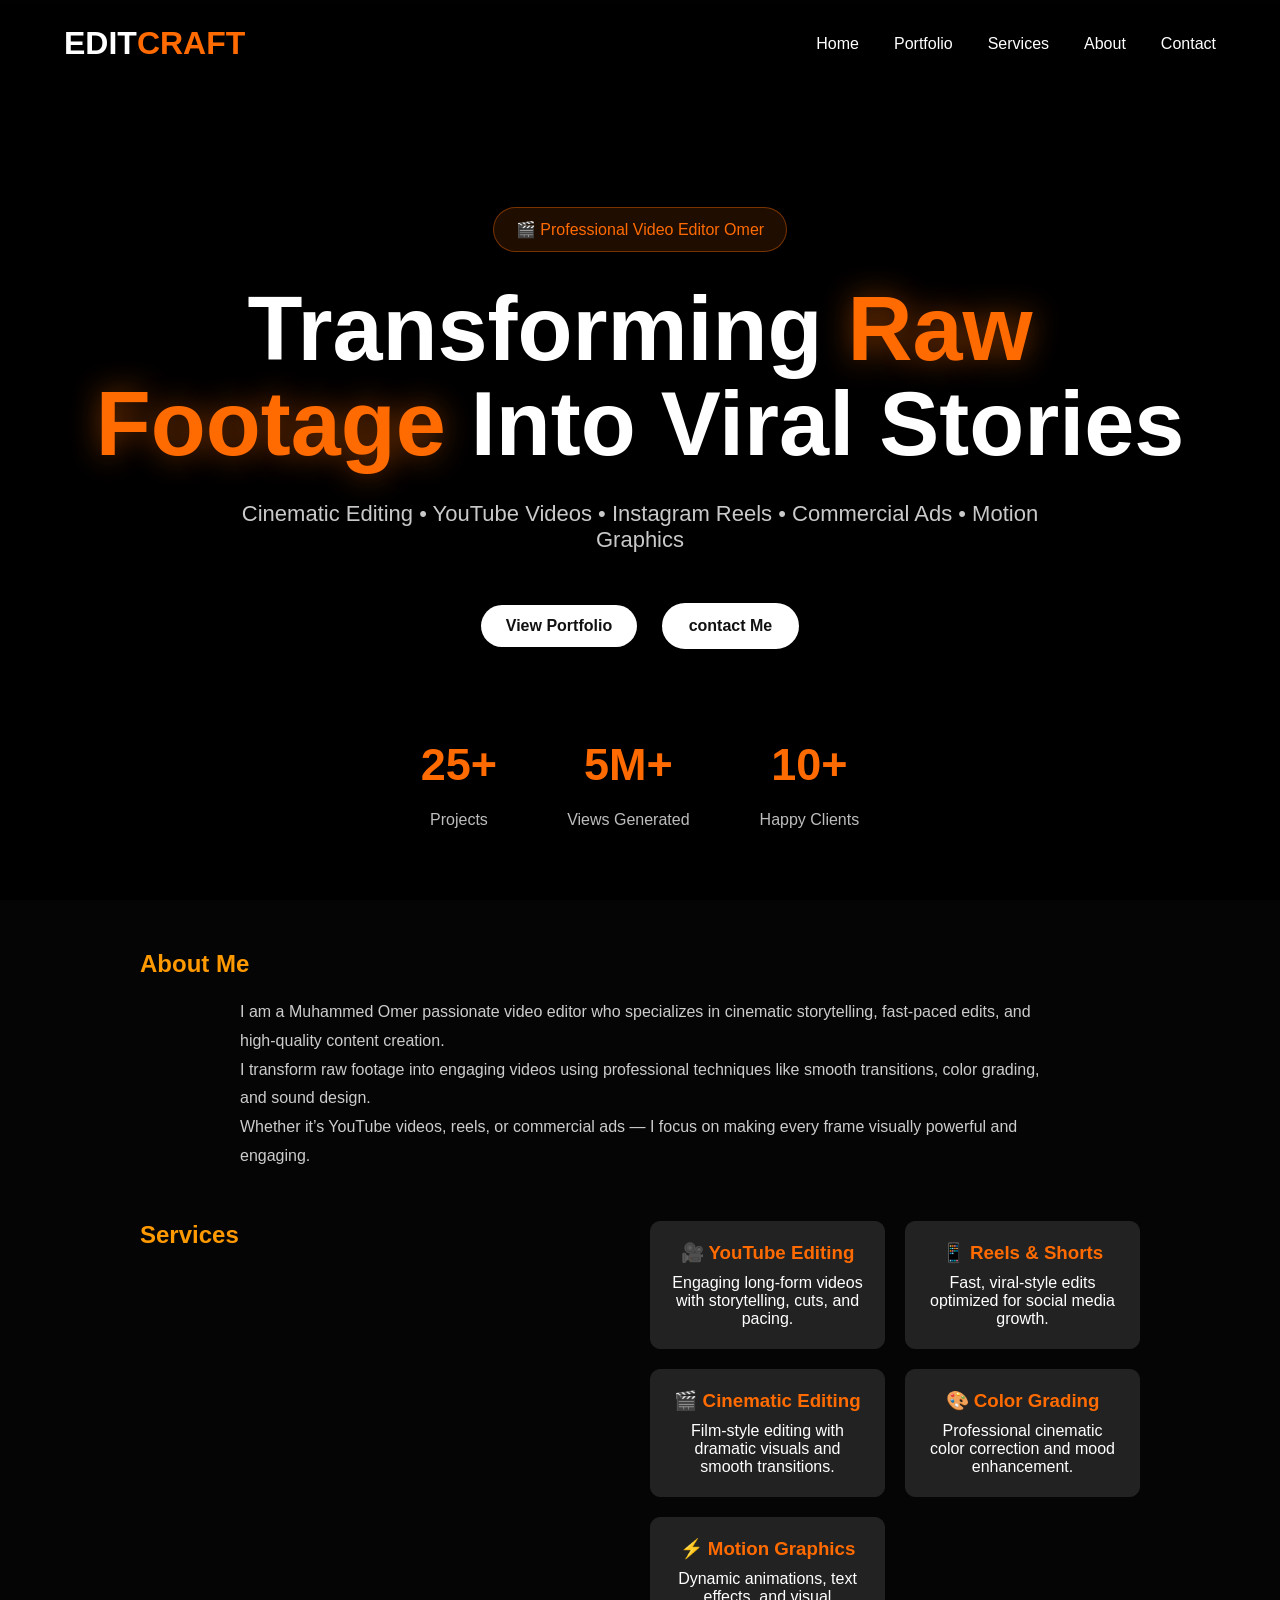
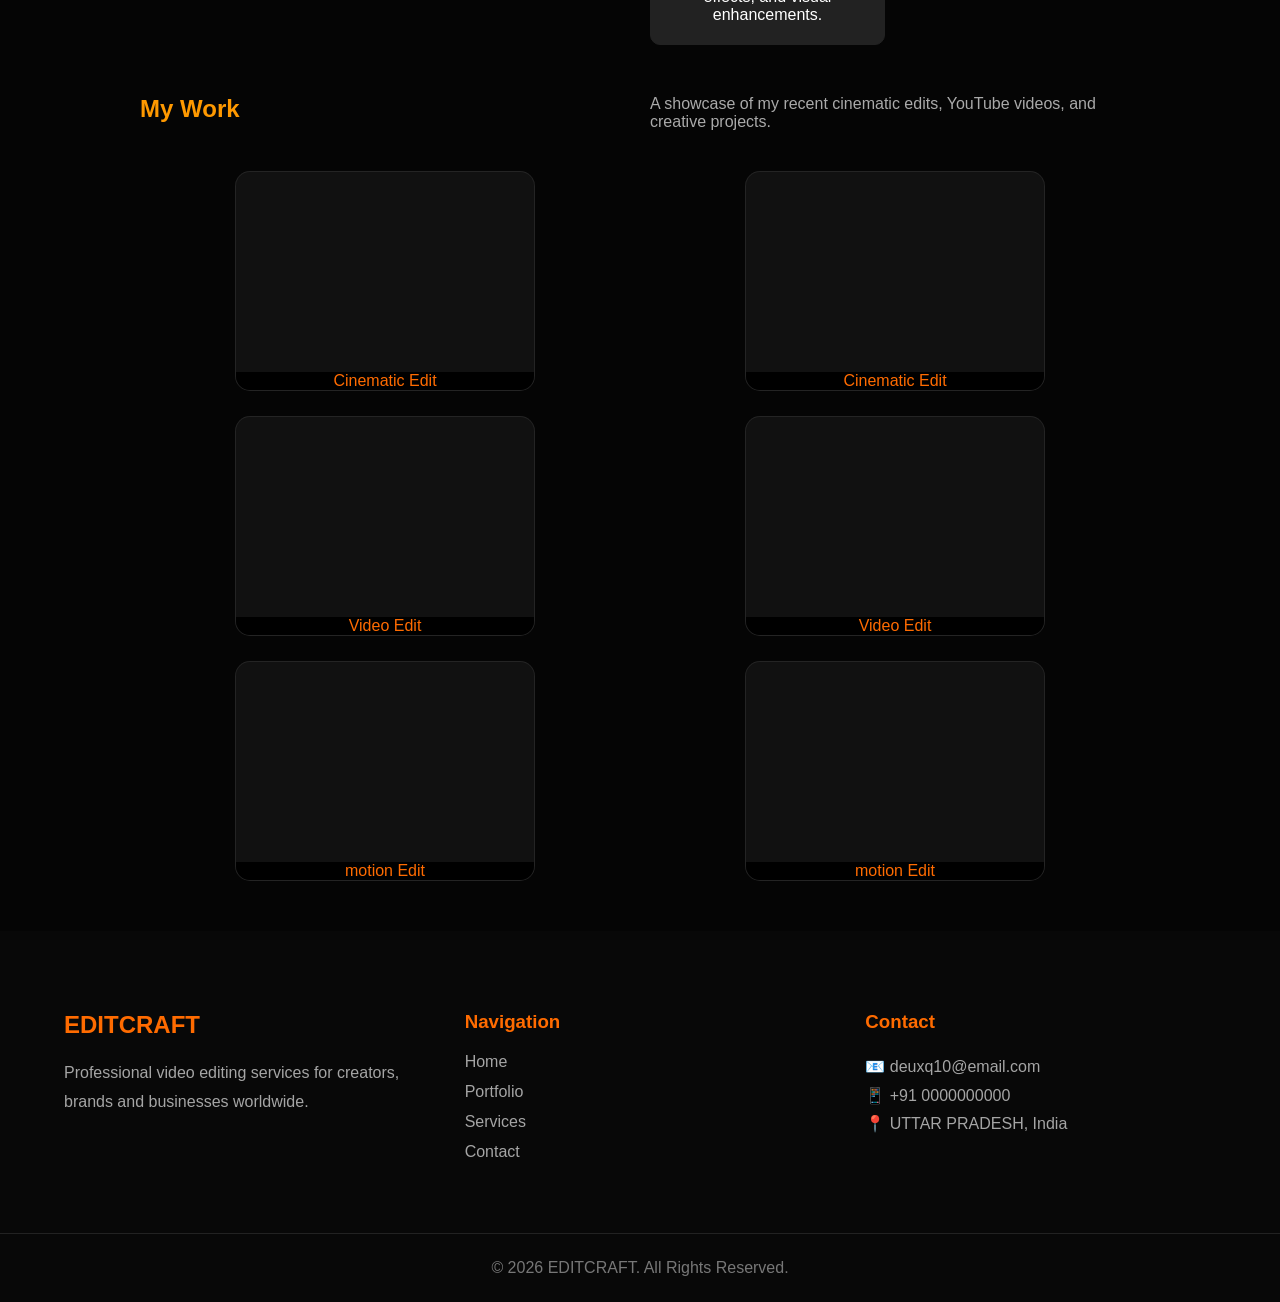
<file: index.html>
<!DOCTYPE html>
<html lang="en">
<head>
    <meta charset="UTF-8">
    <meta name="viewport" content="width=device-width, initial-scale=1.0">
    <title>Video Editor Portfolio</title>
    <link rel="stylesheet" href="index.css">
</head>
<body>
    <header class="hero">

        <nav class="navbar">
          <div class="logo">EDIT<span>CRAFT</span></div>
      
          <ul class="nav-links">
            <li><a href="#">Home</a></li>
            <li><a href="#">Portfolio</a></li>
            <li><a href="#">Services</a></li>
            <li><a href="#">About</a></li>
            <li><a href="#">Contact</a></li>
          </ul>
        </nav>
      
        <div class="hero-content">
      
          <span class="badge">🎬 Professional Video Editor Omer</span>
          <video autoplay muted loop playsinline class="bg-video">
            <source src="bg-video.mp4" type="video/mp4">
        </video>
      
          <h1>
            Transforming
            <span>Raw Footage</span>
            Into Viral Stories
          </h1>
        
      
          <p>
            Cinematic Editing • YouTube Videos • Instagram Reels •
            Commercial Ads • Motion Graphics
          </p>
      
          <div class="hero-buttons">
            <a href="#" class="btn btn-primary">View Portfolio</a>
            <a href="#" class="btn btn-outline">contact Me</a>
          </div>
      
          <div class="stats">
            <div>
              <h2>25+</h2>
              <span>Projects</span>
            </div>
      
            <div>
              <h2>5M+</h2>
              <span>Views Generated</span>
            </div>
      
            <div>
              <h2>10+</h2>
              <span>Happy Clients</span>
            </div>
          </div>
      
        </div>
      
      </header>

      <section class="about">

        <h2>About Me</h2>
    
        <div class="about-box">
    
            <p>
                I am a Muhammed Omer passionate video editor who specializes in cinematic storytelling,
                fast-paced edits, and high-quality content creation.
            </p>
    
            <p>
                I transform raw footage into engaging videos using professional techniques
                like smooth transitions, color grading, and sound design.
            </p>
    
            <p>
                Whether it’s YouTube videos, reels, or commercial ads — I focus on making
                every frame visually powerful and engaging.
            </p>
    
        </div>
    
    </section>
    <section class="services">

      <h2>Services</h2>
  
      <div class="service-grid">
  
          <div class="card">
              <h3>🎥 YouTube Editing</h3>
              <p>Engaging long-form videos with storytelling, cuts, and pacing.</p>
          </div>
  
          <div class="card">
              <h3>📱 Reels & Shorts</h3>
              <p>Fast, viral-style edits optimized for social media growth.</p>
          </div>
  
          <div class="card">
              <h3>🎬 Cinematic Editing</h3>
              <p>Film-style editing with dramatic visuals and smooth transitions.</p>
          </div>
  
          <div class="card">
              <h3>🎨 Color Grading</h3>
              <p>Professional cinematic color correction and mood enhancement.</p>
          </div>
  
          <div class="card">
              <h3>⚡ Motion Graphics</h3>
              <p>Dynamic animations, text effects, and visual enhancements.</p>
          </div>
  
      </div>
  
  </section>
  <section class="portfolio">

    <h2>My Work</h2>

    <p class="subtitle">
        A showcase of my recent cinematic edits, YouTube videos, and creative projects.
    </p>

    <div class="portfolio-grid">
      
      <div class="video-card">
        <iframe src="https://www.youtube.com/embed/VIDEO_ID1" allowfullscreen></iframe>
        <div class="video-info">Cinematic Edit</div>
      </div>

      <div class="video-card">
        <iframe src="https://www.youtube.com/embed/VIDEO_ID1" allowfullscreen></iframe>
        <div class="video-info">Video Edit</div>
      </div>

      <div class="video-card">
        <iframe src="https://www.youtube.com/embed/VIDEO_ID1" allowfullscreen></iframe>
        <div class="video-info">motion Edit</div>
      </div>

    </div>

    <div class="right-portfolio-grid">
      
      <div class="video-card">
        <iframe src="https://www.youtube.com/embed/VIDEO_ID1" allowfullscreen></iframe>
        <div class="video-info">Cinematic Edit</div>
      </div>

      <div class="video-card">
        <iframe src="https://www.youtube.com/embed/VIDEO_ID1" allowfullscreen></iframe>
        <div class="video-info">Video Edit</div>
      </div>

      <div class="video-card">
        <iframe src="https://www.youtube.com/embed/VIDEO_ID1" allowfullscreen></iframe>
        <div class="video-info">motion Edit</div>
      </div>

    </div>

</section>



    <footer class="footer">

        <div class="footer-grid">
      
          <div>
            <h2>EDITCRAFT</h2>
            <p>
              Professional video editing services for creators,
              brands and businesses worldwide.
            </p>
          </div>
      
          <div>
            <h3>Navigation</h3>
            <a href="#">Home</a>
            <a href="#">Portfolio</a>
            <a href="#">Services</a>
            <a href="#">Contact</a>
          </div>
      
          <div>
            <h3>Contact</h3>
            <p>📧 deuxq10@email.com</p>
            <p>📱 +91 0000000000</p>
            <p>📍 UTTAR PRADESH, India</p>
          </div>
      
        </div>
      
        <div class="copyright">
          © 2026 EDITCRAFT. All Rights Reserved.
        </div>
      
      </footer>
</body>
</html>
</file>
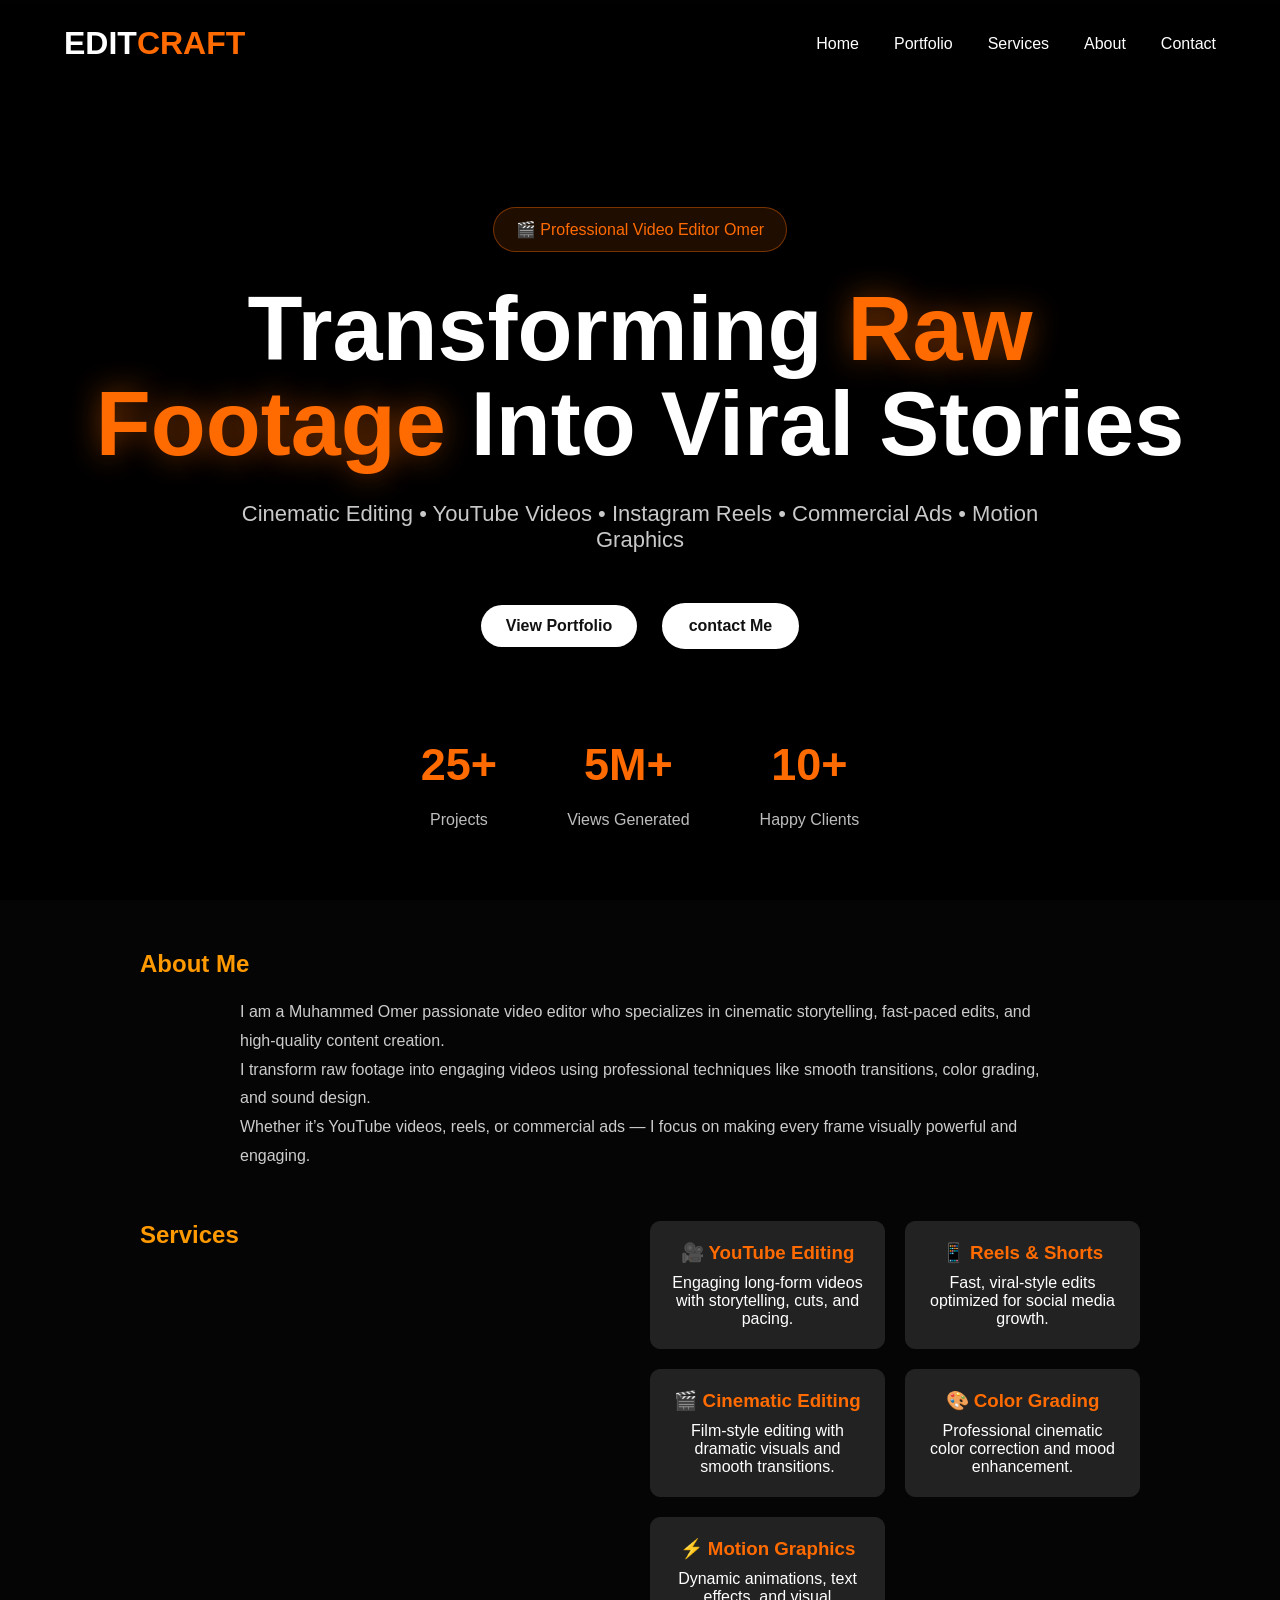
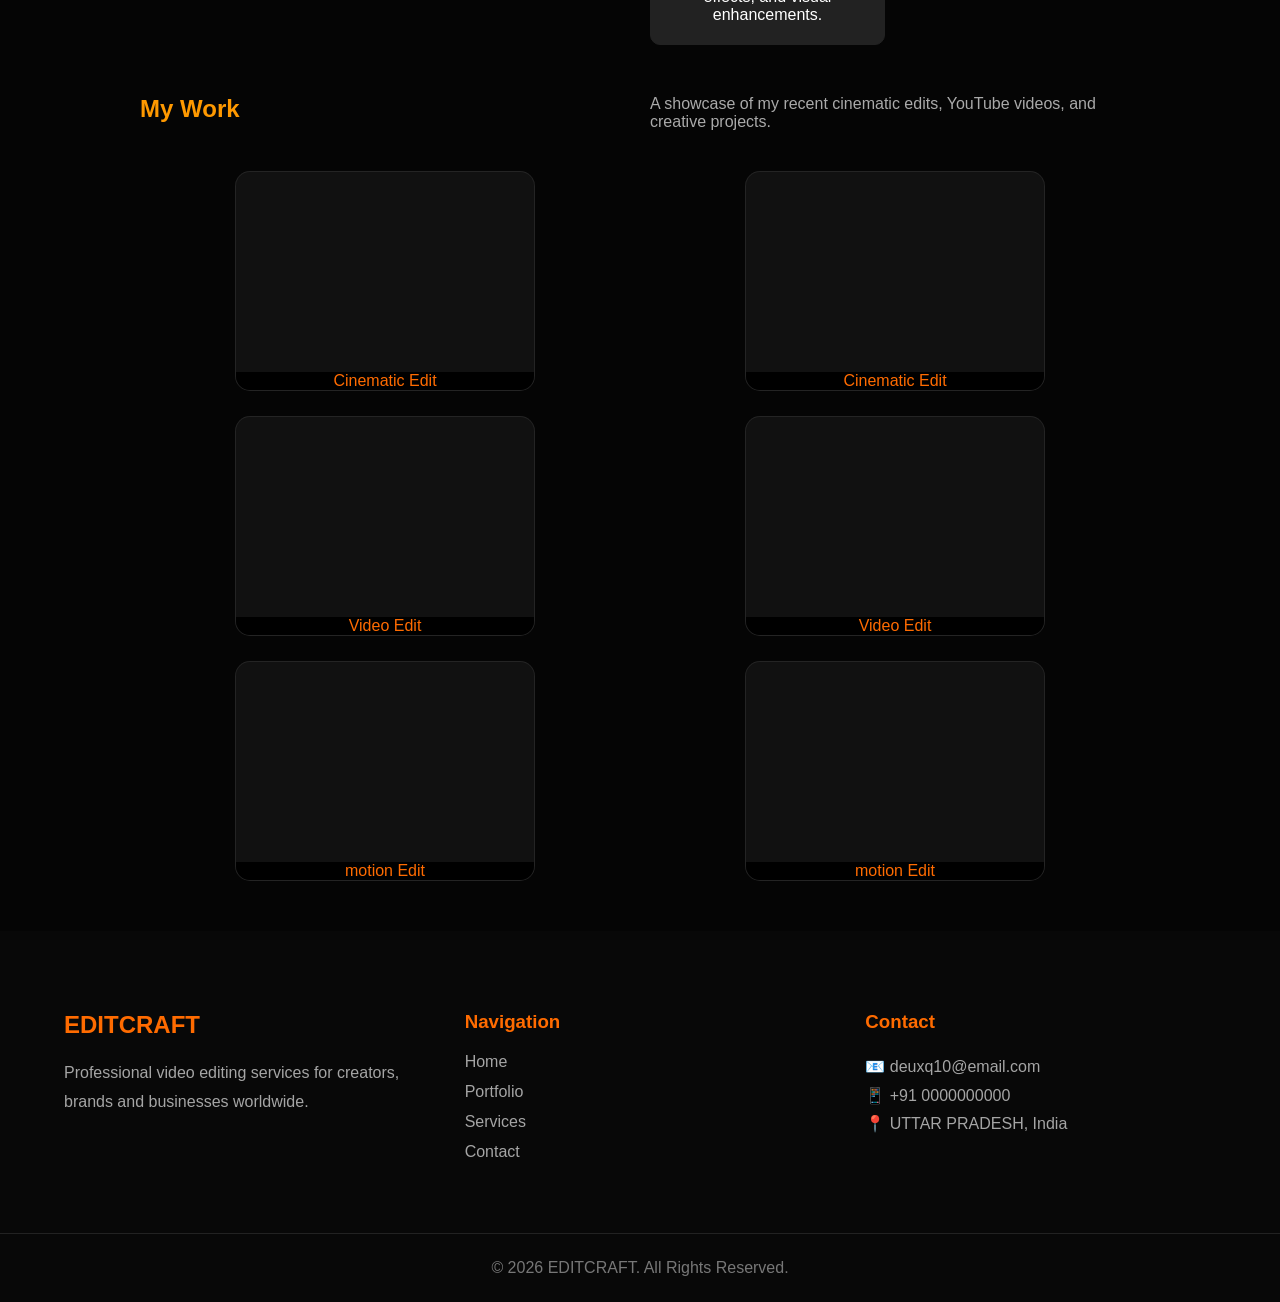
<file: Index.html>
<!DOCTYPE html>
<html lang="en">
<head>
    <meta charset="UTF-8">
    <meta name="viewport" content="width=device-width, initial-scale=1.0">
    <title>Video Editor Portfolio</title>
    <link rel="stylesheet" href="portfolio.css">
</head>
<body>
    <header class="hero">

        <nav class="navbar">
          <div class="logo">EDIT<span>CRAFT</span></div>
      
          <ul class="nav-links">
            <li><a href="#">Home</a></li>
            <li><a href="#">Portfolio</a></li>
            <li><a href="#">Services</a></li>
            <li><a href="#">About</a></li>
            <li><a href="#">Contact</a></li>
          </ul>
        </nav>
      
        <div class="hero-content">
      
          <span class="badge">🎬 Professional Video Editor Omer</span>
          <video autoplay muted loop playsinline class="bg-video">
            <source src="bg-video.mp4" type="video/mp4">
        </video>
      
          <h1>
            Transforming
            <span>Raw Footage</span>
            Into Viral Stories
          </h1>
        
      
          <p>
            Cinematic Editing • YouTube Videos • Instagram Reels •
            Commercial Ads • Motion Graphics
          </p>
      
          <div class="hero-buttons">
            <a href="#" class="btn btn-primary">View Portfolio</a>
            <a href="#" class="btn btn-outline">contact Me</a>
          </div>
      
          <div class="stats">
            <div>
              <h2>25+</h2>
              <span>Projects</span>
            </div>
      
            <div>
              <h2>5M+</h2>
              <span>Views Generated</span>
            </div>
      
            <div>
              <h2>10+</h2>
              <span>Happy Clients</span>
            </div>
          </div>
      
        </div>
      
      </header>

      <section class="about">

        <h2>About Me</h2>
    
        <div class="about-box">
    
            <p>
                I am a Muhammed Omer passionate video editor who specializes in cinematic storytelling,
                fast-paced edits, and high-quality content creation.
            </p>
    
            <p>
                I transform raw footage into engaging videos using professional techniques
                like smooth transitions, color grading, and sound design.
            </p>
    
            <p>
                Whether it’s YouTube videos, reels, or commercial ads — I focus on making
                every frame visually powerful and engaging.
            </p>
    
        </div>
    
    </section>
    <section class="services">

      <h2>Services</h2>
  
      <div class="service-grid">
  
          <div class="card">
              <h3>🎥 YouTube Editing</h3>
              <p>Engaging long-form videos with storytelling, cuts, and pacing.</p>
          </div>
  
          <div class="card">
              <h3>📱 Reels & Shorts</h3>
              <p>Fast, viral-style edits optimized for social media growth.</p>
          </div>
  
          <div class="card">
              <h3>🎬 Cinematic Editing</h3>
              <p>Film-style editing with dramatic visuals and smooth transitions.</p>
          </div>
  
          <div class="card">
              <h3>🎨 Color Grading</h3>
              <p>Professional cinematic color correction and mood enhancement.</p>
          </div>
  
          <div class="card">
              <h3>⚡ Motion Graphics</h3>
              <p>Dynamic animations, text effects, and visual enhancements.</p>
          </div>
  
      </div>
  
  </section>
  <section class="portfolio">

    <h2>My Work</h2>

    <p class="subtitle">
        A showcase of my recent cinematic edits, YouTube videos, and creative projects.
    </p>

    <div class="portfolio-grid">
      
      <div class="video-card">
        <iframe src="https://www.youtube.com/embed/VIDEO_ID1" allowfullscreen></iframe>
        <div class="video-info">Cinematic Edit</div>
      </div>

      <div class="video-card">
        <iframe src="https://www.youtube.com/embed/VIDEO_ID1" allowfullscreen></iframe>
        <div class="video-info">Video Edit</div>
      </div>

      <div class="video-card">
        <iframe src="https://www.youtube.com/embed/VIDEO_ID1" allowfullscreen></iframe>
        <div class="video-info">motion Edit</div>
      </div>

    </div>

    <div class="right-portfolio-grid">
      
      <div class="video-card">
        <iframe src="https://www.youtube.com/embed/VIDEO_ID1" allowfullscreen></iframe>
        <div class="video-info">Cinematic Edit</div>
      </div>

      <div class="video-card">
        <iframe src="https://www.youtube.com/embed/VIDEO_ID1" allowfullscreen></iframe>
        <div class="video-info">Video Edit</div>
      </div>

      <div class="video-card">
        <iframe src="https://www.youtube.com/embed/VIDEO_ID1" allowfullscreen></iframe>
        <div class="video-info">motion Edit</div>
      </div>

    </div>

</section>



    <footer class="footer">

        <div class="footer-grid">
      
          <div>
            <h2>EDITCRAFT</h2>
            <p>
              Professional video editing services for creators,
              brands and businesses worldwide.
            </p>
          </div>
      
          <div>
            <h3>Navigation</h3>
            <a href="#">Home</a>
            <a href="#">Portfolio</a>
            <a href="#">Services</a>
            <a href="#">Contact</a>
          </div>
      
          <div>
            <h3>Contact</h3>
            <p>📧 deuxq10@email.com</p>
            <p>📱 +91 0000000000</p>
            <p>📍 UTTAR PRADESH, India</p>
          </div>
      
        </div>
      
        <div class="copyright">
          © 2026 EDITCRAFT. All Rights Reserved.
        </div>
      
      </footer>
</body>
</html>
</file>
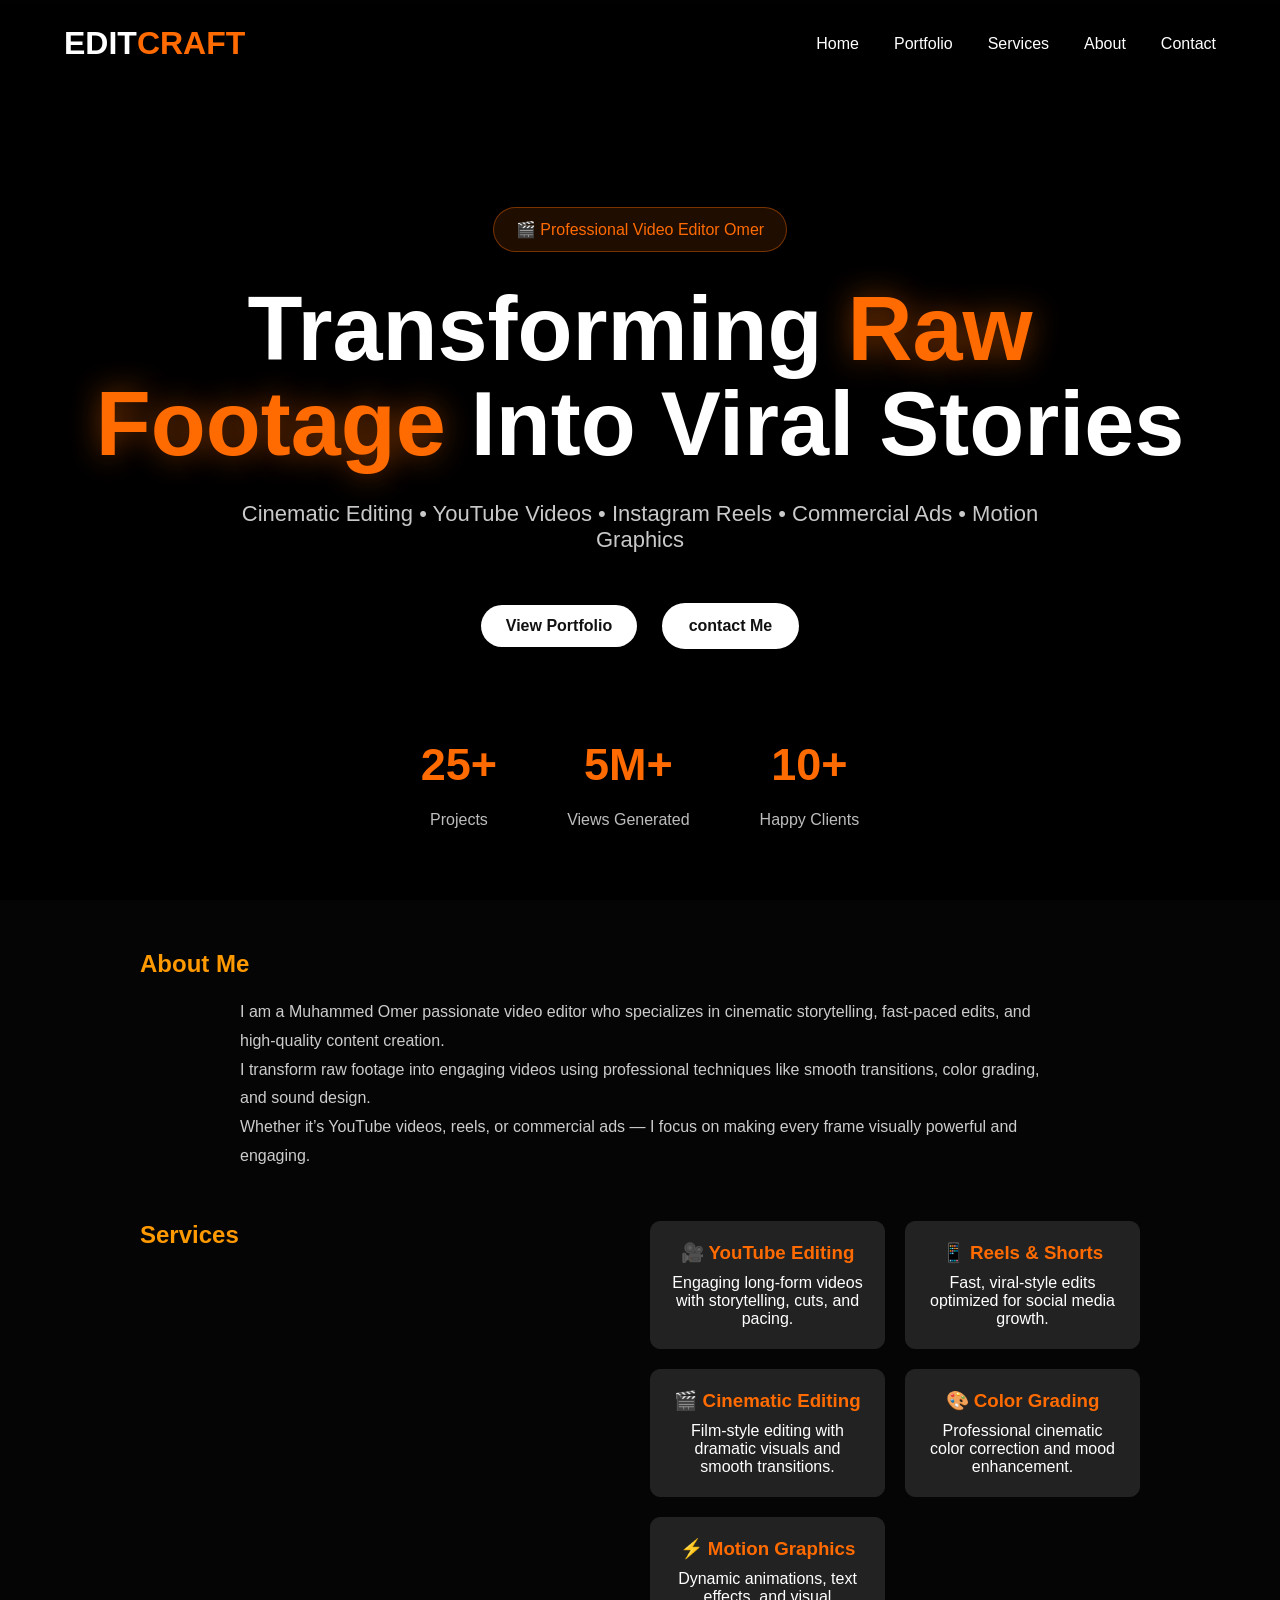
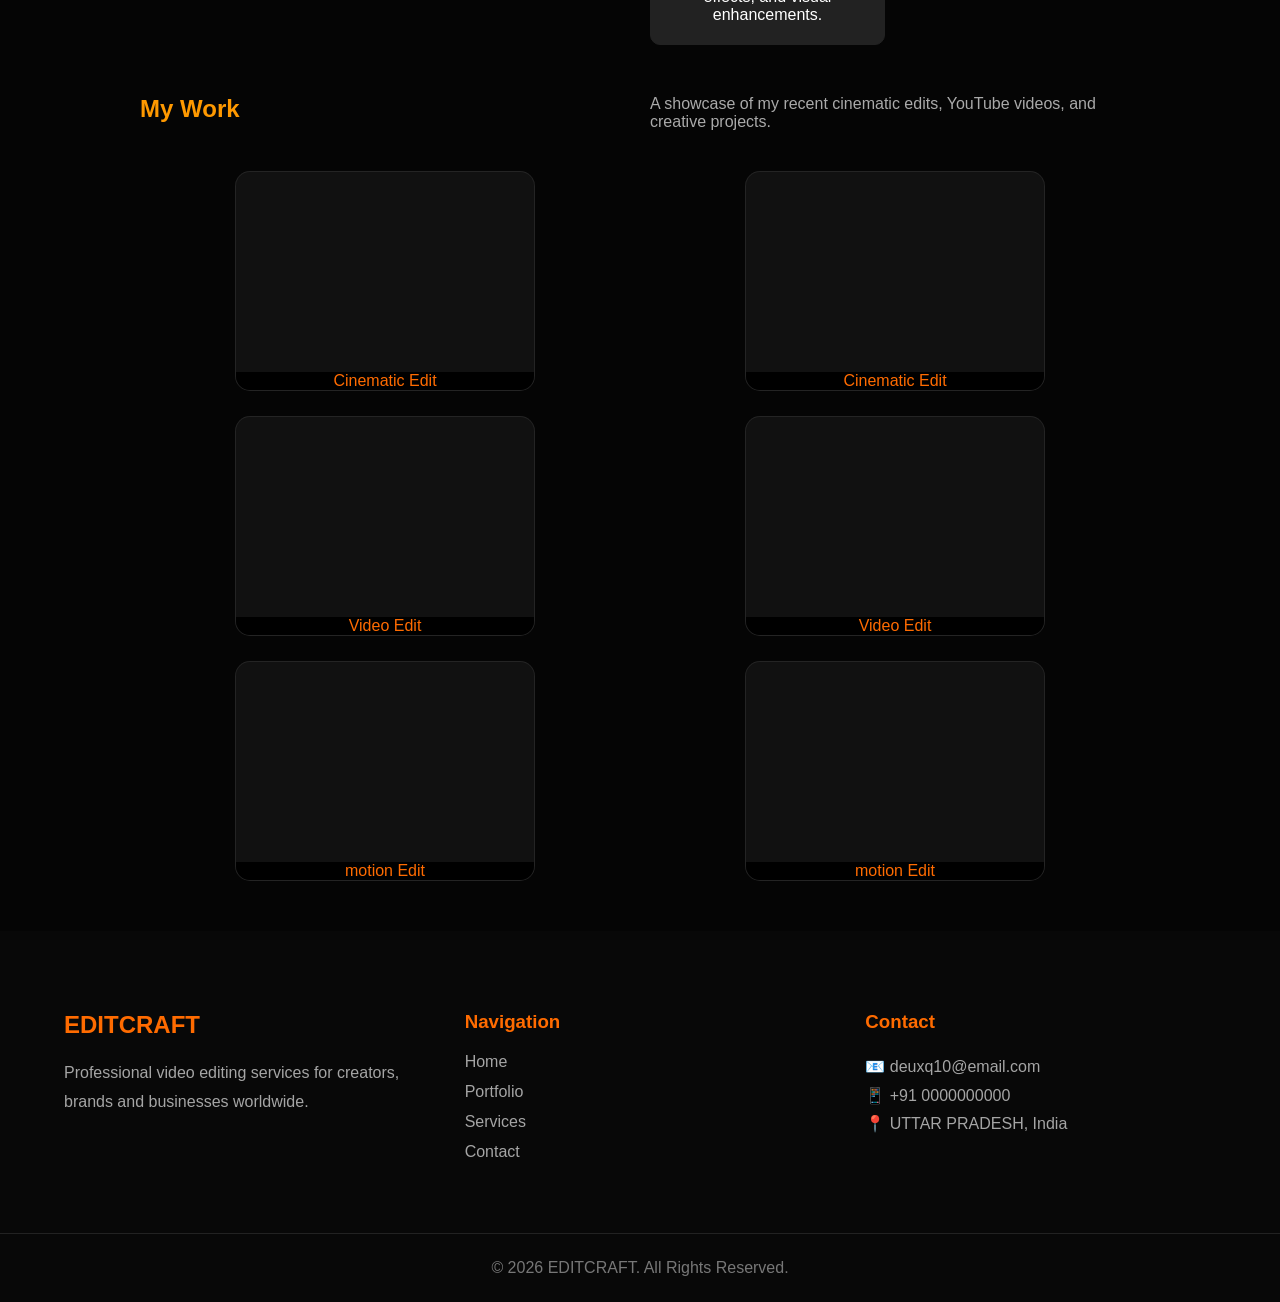
<file: portfolio.html>
<!DOCTYPE html>
<html lang="en">
<head>
    <meta charset="UTF-8">
    <meta name="viewport" content="width=device-width, initial-scale=1.0">
    <title>Video Editor Portfolio</title>
    <link rel="stylesheet" href="portfolio.css">
</head>
<body>
    <header class="hero">

        <nav class="navbar">
          <div class="logo">EDIT<span>CRAFT</span></div>
      
          <ul class="nav-links">
            <li><a href="#">Home</a></li>
            <li><a href="#">Portfolio</a></li>
            <li><a href="#">Services</a></li>
            <li><a href="#">About</a></li>
            <li><a href="#">Contact</a></li>
          </ul>
        </nav>
      
        <div class="hero-content">
      
          <span class="badge">🎬 Professional Video Editor Omer</span>
          <video autoplay muted loop playsinline class="bg-video">
            <source src="bg-video.mp4" type="video/mp4">
        </video>
      
          <h1>
            Transforming
            <span>Raw Footage</span>
            Into Viral Stories
          </h1>
        
      
          <p>
            Cinematic Editing • YouTube Videos • Instagram Reels •
            Commercial Ads • Motion Graphics
          </p>
      
          <div class="hero-buttons">
            <a href="#" class="btn btn-primary">View Portfolio</a>
            <a href="#" class="btn btn-outline">contact Me</a>
          </div>
      
          <div class="stats">
            <div>
              <h2>25+</h2>
              <span>Projects</span>
            </div>
      
            <div>
              <h2>5M+</h2>
              <span>Views Generated</span>
            </div>
      
            <div>
              <h2>10+</h2>
              <span>Happy Clients</span>
            </div>
          </div>
      
        </div>
      
      </header>

      <section class="about">

        <h2>About Me</h2>
    
        <div class="about-box">
    
            <p>
                I am a Muhammed Omer passionate video editor who specializes in cinematic storytelling,
                fast-paced edits, and high-quality content creation.
            </p>
    
            <p>
                I transform raw footage into engaging videos using professional techniques
                like smooth transitions, color grading, and sound design.
            </p>
    
            <p>
                Whether it’s YouTube videos, reels, or commercial ads — I focus on making
                every frame visually powerful and engaging.
            </p>
    
        </div>
    
    </section>
    <section class="services">

      <h2>Services</h2>
  
      <div class="service-grid">
  
          <div class="card">
              <h3>🎥 YouTube Editing</h3>
              <p>Engaging long-form videos with storytelling, cuts, and pacing.</p>
          </div>
  
          <div class="card">
              <h3>📱 Reels & Shorts</h3>
              <p>Fast, viral-style edits optimized for social media growth.</p>
          </div>
  
          <div class="card">
              <h3>🎬 Cinematic Editing</h3>
              <p>Film-style editing with dramatic visuals and smooth transitions.</p>
          </div>
  
          <div class="card">
              <h3>🎨 Color Grading</h3>
              <p>Professional cinematic color correction and mood enhancement.</p>
          </div>
  
          <div class="card">
              <h3>⚡ Motion Graphics</h3>
              <p>Dynamic animations, text effects, and visual enhancements.</p>
          </div>
  
      </div>
  
  </section>
  <section class="portfolio">

    <h2>My Work</h2>

    <p class="subtitle">
        A showcase of my recent cinematic edits, YouTube videos, and creative projects.
    </p>

    <div class="portfolio-grid">
      
      <div class="video-card">
        <iframe src="https://www.youtube.com/embed/VIDEO_ID1" allowfullscreen></iframe>
        <div class="video-info">Cinematic Edit</div>
      </div>

      <div class="video-card">
        <iframe src="https://www.youtube.com/embed/VIDEO_ID1" allowfullscreen></iframe>
        <div class="video-info">Video Edit</div>
      </div>

      <div class="video-card">
        <iframe src="https://www.youtube.com/embed/VIDEO_ID1" allowfullscreen></iframe>
        <div class="video-info">motion Edit</div>
      </div>

    </div>

    <div class="right-portfolio-grid">
      
      <div class="video-card">
        <iframe src="https://www.youtube.com/embed/VIDEO_ID1" allowfullscreen></iframe>
        <div class="video-info">Cinematic Edit</div>
      </div>

      <div class="video-card">
        <iframe src="https://www.youtube.com/embed/VIDEO_ID1" allowfullscreen></iframe>
        <div class="video-info">Video Edit</div>
      </div>

      <div class="video-card">
        <iframe src="https://www.youtube.com/embed/VIDEO_ID1" allowfullscreen></iframe>
        <div class="video-info">motion Edit</div>
      </div>

    </div>

</section>



    <footer class="footer">

        <div class="footer-grid">
      
          <div>
            <h2>EDITCRAFT</h2>
            <p>
              Professional video editing services for creators,
              brands and businesses worldwide.
            </p>
          </div>
      
          <div>
            <h3>Navigation</h3>
            <a href="#">Home</a>
            <a href="#">Portfolio</a>
            <a href="#">Services</a>
            <a href="#">Contact</a>
          </div>
      
          <div>
            <h3>Contact</h3>
            <p>📧 deuxq10@email.com</p>
            <p>📱 +91 0000000000</p>
            <p>📍 UTTAR PRADESH, India</p>
          </div>
      
        </div>
      
        <div class="copyright">
          © 2026 EDITCRAFT. All Rights Reserved.
        </div>
      
      </footer>
</body>
</html>
</file>
<file: index.css>
*{
    margin:0;
    padding:0;
    box-sizing:border-box;
    font-family:Arial, sans-serif;
}

body{
    background:#111;
    color:#fff;
}
@import url('https://fonts.googleapis.com/css2?family=Poppins:wght@300;400;500;600;700;800;900&display=swap');

*{
    margin:0;
    padding:0;
    box-sizing:border-box;
    font-family:'Poppins',sans-serif;
}

body{
    background:#050505;
    color:white;
}

/* HERO */
.bg-video{
    position: fixed;
    top: 0;
    left: 0;
    width: 100%;
    height: 100%;
    object-fit: cover;
    z-index: -2;
}

.bg-video::after{
    content: "";
}

body::before{
    content: "";
    position: fixed;
    inset: 0;
    background: rgba(0,0,0,0.55);
    z-index: -1;
}
body::before{
    content:"";
    position:fixed;
    inset:0;
    background:
    linear-gradient(
        to bottom,
        rgba(0,0,0,.4),
        rgba(0,0,0,.75)
    );
    z-index:-1;
}
/*section*/

.about-box{
    max-width:800px;
    margin:auto;
    line-height:1.8;
    color:#ccc;
}

.service-grid{
    display:grid;
    grid-template-columns:repeat(auto-fit,minmax(220px,1fr));
    gap:20px;
}
.portfolio-grid{
    display:flex;
    justify-content:center;
    flex-direction: row;
    gap:25px;
    flex-wrap:wrap;
}
.right-portfolio-grid{
    display:flex;
    justify-content:center;
    flex-direction: row;
    gap:25px;
    flex-wrap:wrap;
}
.video-info{
    display: flex;
    justify-content: center;
    background-color: black;
    
}
.video-info{
    color:#ff6b00;
    animation:glow 1.5s infinite alternate;
}

@keyframes glow{
    from{
        text-shadow:0 0 5px #ff6b00,
                    0 0 15px #ff6b00,
                    0 0 25px #ff6b00;
    }
    to{
        text-shadow:0 0 10px #ff6b00,
                    0 0 25px #ff6b00,
                    0 0 50px #ff6b00;
    }
}
.card{
    background:#111;
    padding:25px;
    border-radius:12px;
    border:1px solid #222;
    transition:0.3s;
}

.card:hover{
    transform:translateY(-8px);
    border-color:#ff6b00;
}

.card h3{
    margin-bottom:10px;
    color:#ff6b00;
}

.video-card{
    width: 300px;
    background:#111;
    border-radius:15px;
    overflow:hidden;
    border:1px solid rgba(255,255,255,0.08);
    transition:0.3s;
}

.video-card iframe{
    width:100%;
    height:200px;
    display:block;
    border:0;
}
.video-card:hover{
    transform:translateY(-8px);
    border-color:#ff6b00;
}


.subtitle{
    color:#aaa;
    margin-bottom:20px;
}


.hero{
    min-height:100vh;

    background:
    linear-gradient(
    rgba(0,0,0,.65),
    rgba(0,0,0,.85)),
    url("https://images.unsplash.com/photo-1574717024453-3540565e3b16?w=1800");

    background-size:cover;
    background-position:center;
}

.navbar{
    width:90%;
    max-width:1400px;
    margin:auto;

    display:flex;
    justify-content:space-between;
    align-items:center;

    padding:25px 0;
}

.logo{
    font-size:32px;
    font-weight:900;
}

.logo span{
    color:#ff6b00;
}

.nav-links{
    display:flex;
    gap:35px;
    list-style:none;
}

.nav-links a{
    color:white;
    text-decoration:none;
    transition:.3s;
}

.nav-links a:hover{
    color:#ff6b00;
}

.hero-content{
    max-width:1100px;
    margin:auto;
    text-align:center;
    padding-top:120px;
}

.badge{
    display:inline-block;
    padding:12px 22px;

    border:1px solid rgba(255,107,0,.4);
    background:rgba(255,107,0,.12);

    border-radius:50px;

    color:#ff6b00;
}

.hero-content h1{
    font-size:90px;
    line-height:1.05;
    margin:30px 0;
    font-weight:900;
}

.hero-content h1 span{
    color:#ff6b00;
    text-shadow:0 0 30px rgba(255,107,0,.5);
}

.hero-content p{
    color:#c9c9c9;
    font-size:22px;
    max-width:800px;
    margin:auto;
}

.hero-buttons{
    margin-top:40px;
}

.btn{
    display:inline-block;
    padding:16px 38px;
    text-decoration:none;
    border-radius:50px;
    margin:10px;
    font-weight:600;
}

.btn-primary{
    background:#ff6b00;
    color:white;
}

.btn-primary:hover{
    background:#ff8533;
}

.btn-outline{
    border:2px solid white;
    color:white;
}

.btn-outline:hover{
    background:white;
    color:black;
}

.stats{
    margin-top:80px;

    display:flex;
    justify-content:center;
    gap:70px;

    flex-wrap:wrap;
}

.stats h2{
    color:#ff6b00;
    font-size:45px;
}

.stats span{
    color:#bdbdbd;
}



.btn{
    display:inline-block;
    padding:12px 25px;
    background:#fff;
    color:#111;
    text-decoration:none;
    border-radius:30px;
    font-weight:bold;
}

section{
    width:90%;
    max-width:1000px;
    margin:50px auto;
}

h2{
    margin-bottom:20px;
    color:#ff9900;
}

.services{
    display:grid;
    grid-template-columns:repeat(auto-fit,minmax(200px,1fr));
    gap:20px;
}

.card{
    background:#222;
    padding:20px;
    text-align:center;
    border-radius:10px;
}

.portfolio{
    display:grid;
    grid-template-columns:repeat(auto-fit,minmax(350px,1fr));
    gap:20px;
}

.video-box{
    background:#222;
    padding:10px;
    border-radius:10px;
}

#contact{
    text-align:center;
}
/* FOOTER */

.footer{
    background:#080808;
    padding-top:80px;
}

.footer-grid{
    width:90%;
    max-width:1200px;
    margin:auto;

    display:grid;
    grid-template-columns:repeat(auto-fit,minmax(250px,1fr));
    gap:50px;
}

.footer h2,
.footer h3{
    color:#ff6b00;
    margin-bottom:20px;
}

.footer p{
    color:#a5a5a5;
    line-height:1.8;
}

.footer a{
    display:block;
    color:#a5a5a5;
    text-decoration:none;
    margin-bottom:12px;
}

.footer a:hover{
    color:#ff6b00;
}

.copyright{
    text-align:center;
    border-top:1px solid #222;
    margin-top:60px;
    padding:25px;
    color:#777;
}
</file>
<file: portfolio.css>
*{
    margin:0;
    padding:0;
    box-sizing:border-box;
    font-family:Arial, sans-serif;
}

body{
    background:#111;
    color:#fff;
}
@import url('https://fonts.googleapis.com/css2?family=Poppins:wght@300;400;500;600;700;800;900&display=swap');

*{
    margin:0;
    padding:0;
    box-sizing:border-box;
    font-family:'Poppins',sans-serif;
}

body{
    background:#050505;
    color:white;
}

/* HERO */
.bg-video{
    position: fixed;
    top: 0;
    left: 0;
    width: 100%;
    height: 100%;
    object-fit: cover;
    z-index: -2;
}

.bg-video::after{
    content: "";
}

body::before{
    content: "";
    position: fixed;
    inset: 0;
    background: rgba(0,0,0,0.55);
    z-index: -1;
}
body::before{
    content:"";
    position:fixed;
    inset:0;
    background:
    linear-gradient(
        to bottom,
        rgba(0,0,0,.4),
        rgba(0,0,0,.75)
    );
    z-index:-1;
}
/*section*/

.about-box{
    max-width:800px;
    margin:auto;
    line-height:1.8;
    color:#ccc;
}

.service-grid{
    display:grid;
    grid-template-columns:repeat(auto-fit,minmax(220px,1fr));
    gap:20px;
}
.portfolio-grid{
    display:flex;
    justify-content:center;
    flex-direction: row;
    gap:25px;
    flex-wrap:wrap;
}
.right-portfolio-grid{
    display:flex;
    justify-content:center;
    flex-direction: row;
    gap:25px;
    flex-wrap:wrap;
}
.video-info{
    display: flex;
    justify-content: center;
    background-color: black;
    
}
.video-info{
    color:#ff6b00;
    animation:glow 1.5s infinite alternate;
}

@keyframes glow{
    from{
        text-shadow:0 0 5px #ff6b00,
                    0 0 15px #ff6b00,
                    0 0 25px #ff6b00;
    }
    to{
        text-shadow:0 0 10px #ff6b00,
                    0 0 25px #ff6b00,
                    0 0 50px #ff6b00;
    }
}
.card{
    background:#111;
    padding:25px;
    border-radius:12px;
    border:1px solid #222;
    transition:0.3s;
}

.card:hover{
    transform:translateY(-8px);
    border-color:#ff6b00;
}

.card h3{
    margin-bottom:10px;
    color:#ff6b00;
}

.video-card{
    width: 300px;
    background:#111;
    border-radius:15px;
    overflow:hidden;
    border:1px solid rgba(255,255,255,0.08);
    transition:0.3s;
}

.video-card iframe{
    width:100%;
    height:200px;
    display:block;
    border:0;
}
.video-card:hover{
    transform:translateY(-8px);
    border-color:#ff6b00;
}


.subtitle{
    color:#aaa;
    margin-bottom:20px;
}


.hero{
    min-height:100vh;

    background:
    linear-gradient(
    rgba(0,0,0,.65),
    rgba(0,0,0,.85)),
    url("https://images.unsplash.com/photo-1574717024453-3540565e3b16?w=1800");

    background-size:cover;
    background-position:center;
}

.navbar{
    width:90%;
    max-width:1400px;
    margin:auto;

    display:flex;
    justify-content:space-between;
    align-items:center;

    padding:25px 0;
}

.logo{
    font-size:32px;
    font-weight:900;
}

.logo span{
    color:#ff6b00;
}

.nav-links{
    display:flex;
    gap:35px;
    list-style:none;
}

.nav-links a{
    color:white;
    text-decoration:none;
    transition:.3s;
}

.nav-links a:hover{
    color:#ff6b00;
}

.hero-content{
    max-width:1100px;
    margin:auto;
    text-align:center;
    padding-top:120px;
}

.badge{
    display:inline-block;
    padding:12px 22px;

    border:1px solid rgba(255,107,0,.4);
    background:rgba(255,107,0,.12);

    border-radius:50px;

    color:#ff6b00;
}

.hero-content h1{
    font-size:90px;
    line-height:1.05;
    margin:30px 0;
    font-weight:900;
}

.hero-content h1 span{
    color:#ff6b00;
    text-shadow:0 0 30px rgba(255,107,0,.5);
}

.hero-content p{
    color:#c9c9c9;
    font-size:22px;
    max-width:800px;
    margin:auto;
}

.hero-buttons{
    margin-top:40px;
}

.btn{
    display:inline-block;
    padding:16px 38px;
    text-decoration:none;
    border-radius:50px;
    margin:10px;
    font-weight:600;
}

.btn-primary{
    background:#ff6b00;
    color:white;
}

.btn-primary:hover{
    background:#ff8533;
}

.btn-outline{
    border:2px solid white;
    color:white;
}

.btn-outline:hover{
    background:white;
    color:black;
}

.stats{
    margin-top:80px;

    display:flex;
    justify-content:center;
    gap:70px;

    flex-wrap:wrap;
}

.stats h2{
    color:#ff6b00;
    font-size:45px;
}

.stats span{
    color:#bdbdbd;
}



.btn{
    display:inline-block;
    padding:12px 25px;
    background:#fff;
    color:#111;
    text-decoration:none;
    border-radius:30px;
    font-weight:bold;
}

section{
    width:90%;
    max-width:1000px;
    margin:50px auto;
}

h2{
    margin-bottom:20px;
    color:#ff9900;
}

.services{
    display:grid;
    grid-template-columns:repeat(auto-fit,minmax(200px,1fr));
    gap:20px;
}

.card{
    background:#222;
    padding:20px;
    text-align:center;
    border-radius:10px;
}

.portfolio{
    display:grid;
    grid-template-columns:repeat(auto-fit,minmax(350px,1fr));
    gap:20px;
}

.video-box{
    background:#222;
    padding:10px;
    border-radius:10px;
}

#contact{
    text-align:center;
}
/* FOOTER */

.footer{
    background:#080808;
    padding-top:80px;
}

.footer-grid{
    width:90%;
    max-width:1200px;
    margin:auto;

    display:grid;
    grid-template-columns:repeat(auto-fit,minmax(250px,1fr));
    gap:50px;
}

.footer h2,
.footer h3{
    color:#ff6b00;
    margin-bottom:20px;
}

.footer p{
    color:#a5a5a5;
    line-height:1.8;
}

.footer a{
    display:block;
    color:#a5a5a5;
    text-decoration:none;
    margin-bottom:12px;
}

.footer a:hover{
    color:#ff6b00;
}

.copyright{
    text-align:center;
    border-top:1px solid #222;
    margin-top:60px;
    padding:25px;
    color:#777;
}
</file>
